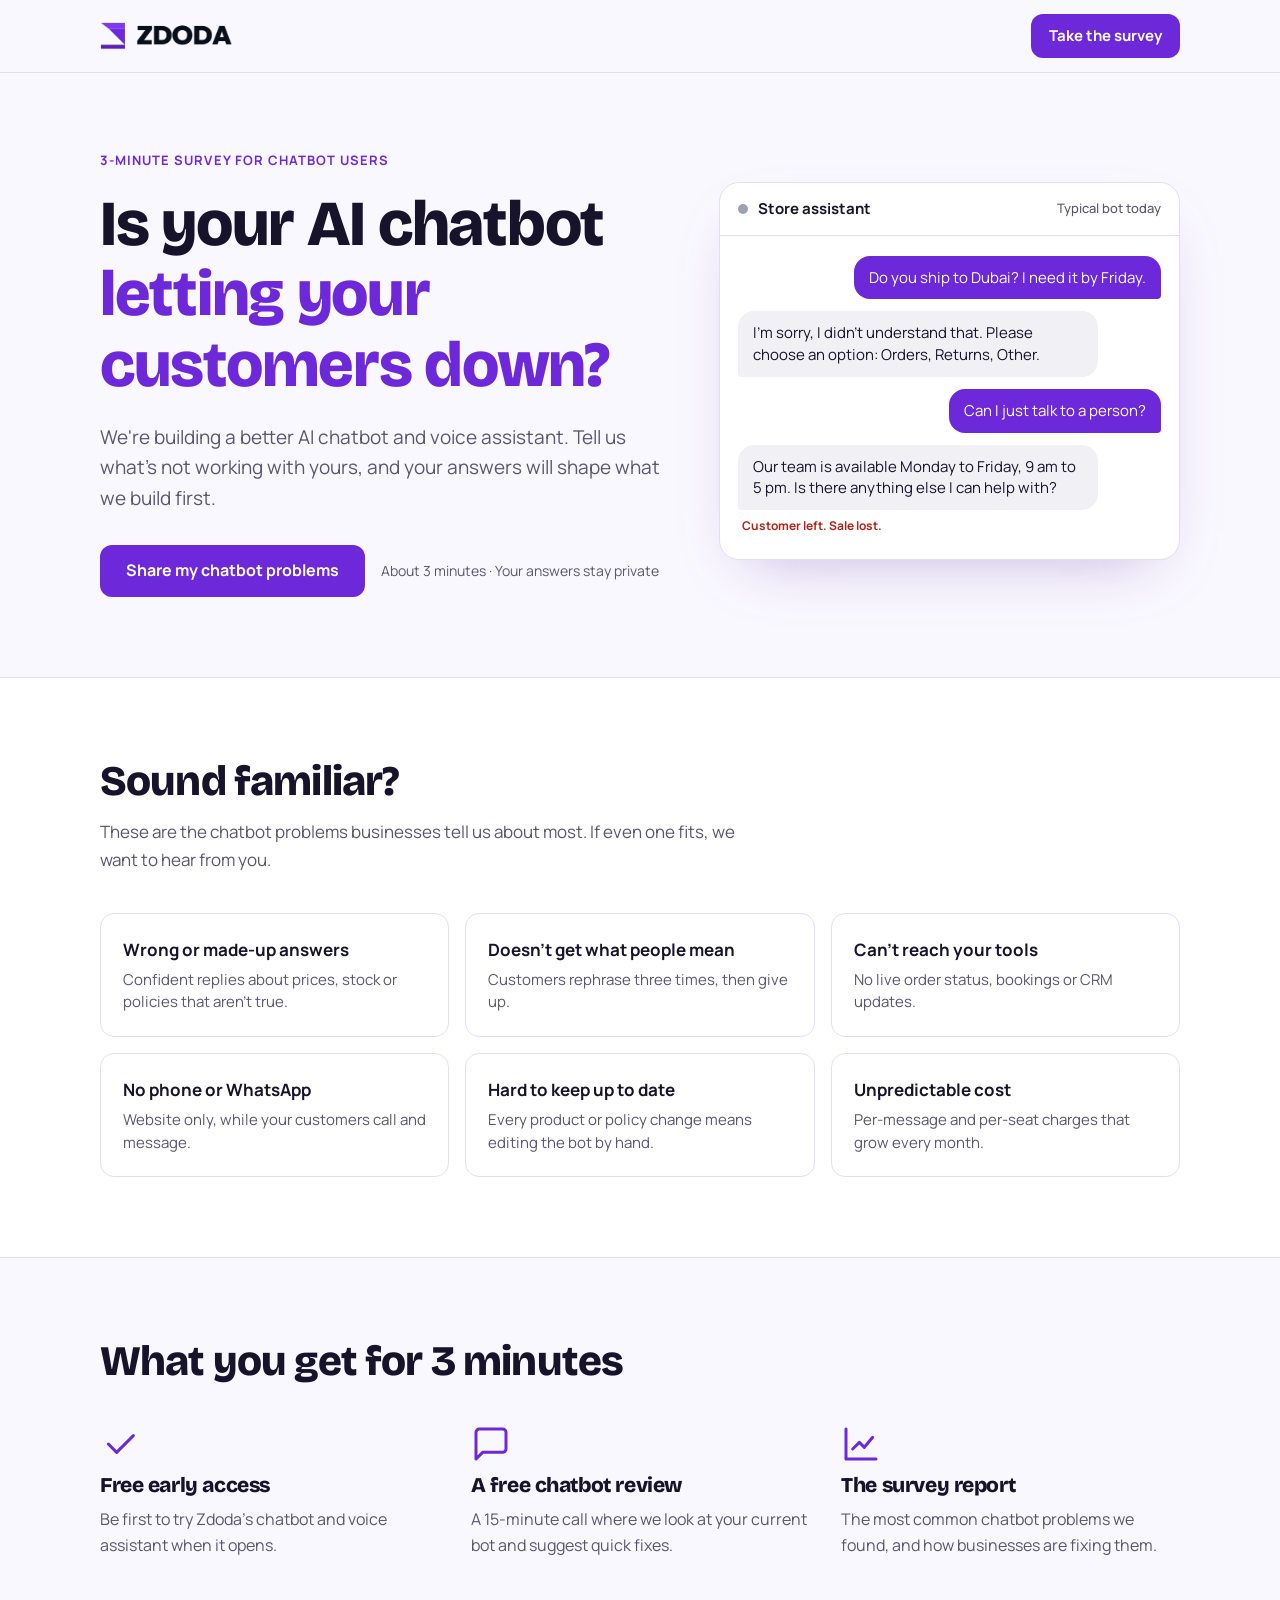
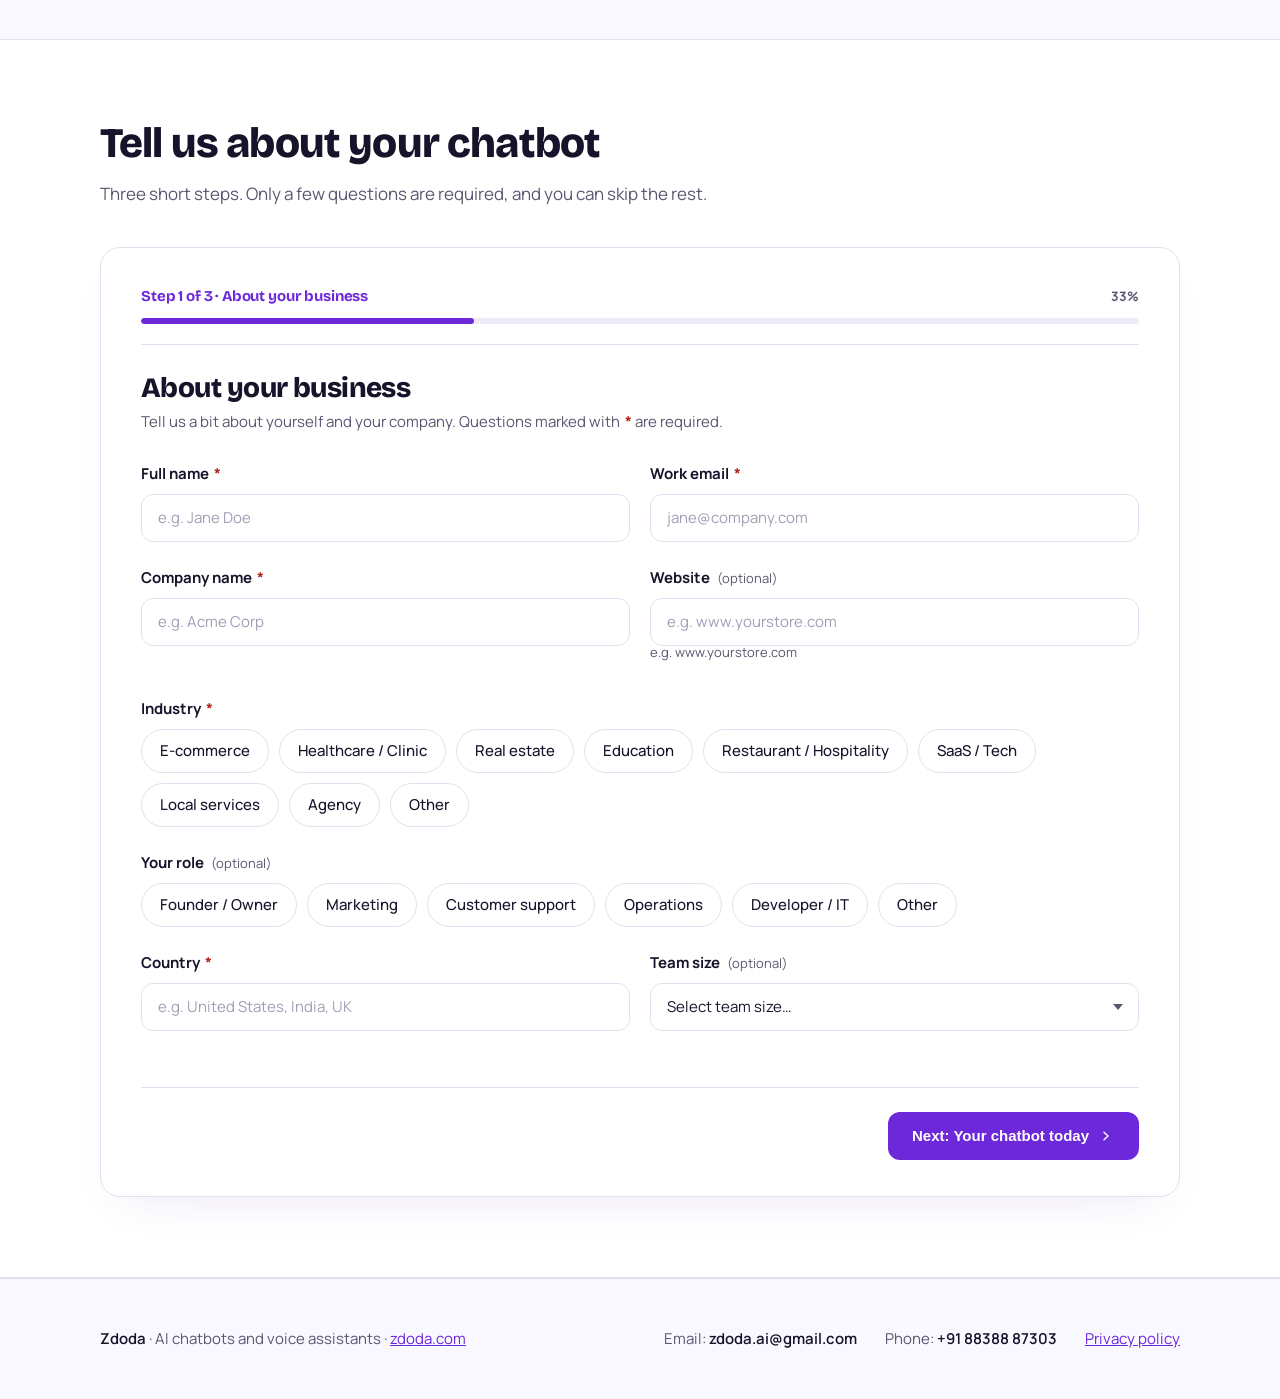
<file: index.html>
<!doctype html>
<html lang="en">
<head>
<meta charset="utf-8">
<meta name="viewport" content="width=device-width, initial-scale=1">
<title>Zdoda Chatbot Survey</title>
<meta name="description" content="Already using an AI chatbot? Tell us what's not working. A 3-minute survey from Zdoda.">
<link rel="preconnect" href="https://fonts.googleapis.com">
<link rel="preconnect" href="https://fonts.gstatic.com" crossorigin>
<link href="https://fonts.googleapis.com/css2?family=Bricolage+Grotesque:opsz,wght@12..96,600;12..96,800&family=Manrope:wght@400;500;600;700&display=swap" rel="stylesheet">
<link rel="stylesheet" href="css/styles.css">
<link rel="icon" href="favicon.svg" type="image/svg+xml">
</head>
<body>

<header>
  <div class="wrap">
    <a class="logo" href="https://www.zdoda.com" aria-label="Zdoda home">
      <img src="images/zdoda-logo.png" alt="Zdoda" class="logo-img" height="28">
    </a>
    <a class="btn" href="#survey">Take the survey</a>
  </div>
</header>

<main>
  <section class="hero">
    <div class="wrap">
      <div>
        <span class="eyebrow">3-minute survey for chatbot users</span>
        <h1>Is your AI chatbot <em>letting your customers down?</em></h1>
        <p class="lead">We're building a better AI chatbot and voice assistant. Tell us what's not working with yours, and your answers will shape what we build first.</p>
        <div class="actions">
          <a class="btn" href="#survey">Share my chatbot problems</a>
          <span class="note">About 3 minutes · Your answers stay private</span>
        </div>
      </div>

      <div class="chat" aria-label="Example of a chatbot giving a poor answer" role="img">
        <div class="chat-head"><span class="dot" aria-hidden="true"></span>Store assistant <small>Typical bot today</small></div>
        <div class="chat-body">
          <div class="msg user">Do you ship to Dubai? I need it by Friday.</div>
          <div class="msg bot">I'm sorry, I didn't understand that. Please choose an option: Orders, Returns, Other.</div>
          <div class="msg user">Can I just talk to a person?</div>
          <div class="msg bot">Our team is available Monday to Friday, 9 am to 5 pm. Is there anything else I can help with?</div>
          <span class="flag">Customer left. Sale lost.</span>
        </div>
      </div>
    </div>
  </section>

  <section class="band white" aria-labelledby="problems-title">
    <div class="wrap">
      <div class="section-head">
        <h2 id="problems-title">Sound familiar?</h2>
        <p>These are the chatbot problems businesses tell us about most. If even one fits, we want to hear from you.</p>
      </div>
      <ul class="problems">
        <li><strong>Wrong or made-up answers</strong><span>Confident replies about prices, stock or policies that aren't true.</span></li>
        <li><strong>Doesn't get what people mean</strong><span>Customers rephrase three times, then give up.</span></li>
        <li><strong>Can't reach your tools</strong><span>No live order status, bookings or CRM updates.</span></li>
        <li><strong>No phone or WhatsApp</strong><span>Website only, while your customers call and message.</span></li>
        <li><strong>Hard to keep up to date</strong><span>Every product or policy change means editing the bot by hand.</span></li>
        <li><strong>Unpredictable cost</strong><span>Per-message and per-seat charges that grow every month.</span></li>
      </ul>
    </div>
  </section>

  <section class="band" aria-labelledby="gets-title">
    <div class="wrap">
      <div class="section-head">
        <h2 id="gets-title">What you get for 3 minutes</h2>
      </div>
      <ul class="gets">
        <li>
          <svg viewBox="0 0 24 24" fill="none" stroke="currentColor" stroke-width="1.8" stroke-linecap="round" stroke-linejoin="round" aria-hidden="true"><path d="M5 12l5 5L20 7"/></svg>
          <h3>Free early access</h3>
          <p>Be first to try Zdoda's chatbot and voice assistant when it opens.</p>
        </li>
        <li>
          <svg viewBox="0 0 24 24" fill="none" stroke="currentColor" stroke-width="1.8" stroke-linecap="round" stroke-linejoin="round" aria-hidden="true"><path d="M21 15a2 2 0 0 1-2 2H7l-4 4V5a2 2 0 0 1 2-2h14a2 2 0 0 1 2 2z"/></svg>
          <h3>A free chatbot review</h3>
          <p>A 15-minute call where we look at your current bot and suggest quick fixes.</p>
        </li>
        <li>
          <svg viewBox="0 0 24 24" fill="none" stroke="currentColor" stroke-width="1.8" stroke-linecap="round" stroke-linejoin="round" aria-hidden="true"><path d="M3 3v18h18"/><path d="M7 15l4-4 3 3 5-6"/></svg>
          <h3>The survey report</h3>
          <p>The most common chatbot problems we found, and how businesses are fixing them.</p>
        </li>
      </ul>
    </div>
  </section>

  <section class="band white" id="survey" aria-labelledby="survey-title">
    <div class="wrap">
      <div class="section-head">
        <h2 id="survey-title">Tell us about your chatbot</h2>
        <p>Three short steps. Only a few questions are required, and you can skip the rest.</p>
      </div>
      <div class="survey-card" id="survey-card">
        <!-- Top bar: Step counter + Progress bar -->
        <div class="survey-top-bar" aria-live="polite">
          <div class="survey-top-info">
            <span class="survey-step-badge" id="survey-step-badge">Step 1 of 3 · About your business</span>
            <span class="survey-step-percent" id="survey-step-percent">33%</span>
          </div>
          <div class="survey-progress-track" role="progressbar" id="survey-progress-bar" aria-valuenow="33" aria-valuemin="0" aria-valuemax="100" aria-label="Survey completion progress">
            <div class="survey-progress-fill" id="survey-progress-fill" style="width: 33.33%;"></div>
          </div>
        </div>

        <form id="zdoda-survey-form" novalidate>
          <!-- STEP 1 -->
          <div class="survey-step is-active" id="survey-step-1" data-step="1">
            <div class="step-header">
              <h3 class="step-title" id="step-1-heading" tabindex="-1">About your business</h3>
              <p class="step-desc">Tell us a bit about yourself and your company. Questions marked with <span class="req" aria-hidden="true">*</span> are required.</p>
            </div>

            <div class="field-grid-2col">
              <!-- Full name -->
              <div class="form-group" id="group-fullname">
                <label for="field-fullname" class="form-label">Full name <span class="req" aria-hidden="true">*</span></label>
                <input type="text" id="field-fullname" name="Full name" class="form-input" placeholder="e.g. Jane Doe" autocomplete="name" required>
                <div class="field-error" id="error-fullname" role="alert" hidden>Please enter your full name.</div>
              </div>

              <!-- Work email -->
              <div class="form-group" id="group-email">
                <label for="field-email" class="form-label">Work email <span class="req" aria-hidden="true">*</span></label>
                <input type="email" id="field-email" name="Work email" class="form-input" placeholder="jane@company.com" autocomplete="email" required>
                <div class="field-error" id="error-email" role="alert" hidden>Please enter a valid email address.</div>
              </div>
            </div>

            <div class="field-grid-2col">
              <!-- Company name -->
              <div class="form-group" id="group-company">
                <label for="field-company" class="form-label">Company name <span class="req" aria-hidden="true">*</span></label>
                <input type="text" id="field-company" name="Company name" class="form-input" placeholder="e.g. Acme Corp" autocomplete="organization" required>
                <div class="field-error" id="error-company" role="alert" hidden>Please enter your company name.</div>
              </div>

              <!-- Website -->
              <div class="form-group" id="group-website">
                <label for="field-website" class="form-label">Website <span class="optional-tag">(optional)</span></label>
                <input type="text" id="field-website" name="Website" class="form-input" placeholder="e.g. www.yourstore.com">
                <span class="field-hint">e.g. www.yourstore.com</span>
              </div>
            </div>

            <!-- Industry -->
            <div class="form-group" id="group-industry">
              <label class="form-label">Industry <span class="req" aria-hidden="true">*</span></label>
              <div class="chips-wrap" role="radiogroup" aria-required="true" aria-label="Industry">
                <div class="chip-item">
                  <input type="radio" id="ind-ecommerce" name="Industry" value="E-commerce" class="chip-input">
                  <label for="ind-ecommerce" class="chip">E-commerce</label>
                </div>
                <div class="chip-item">
                  <input type="radio" id="ind-healthcare" name="Industry" value="Healthcare / Clinic" class="chip-input">
                  <label for="ind-healthcare" class="chip">Healthcare / Clinic</label>
                </div>
                <div class="chip-item">
                  <input type="radio" id="ind-realestate" name="Industry" value="Real estate" class="chip-input">
                  <label for="ind-realestate" class="chip">Real estate</label>
                </div>
                <div class="chip-item">
                  <input type="radio" id="ind-education" name="Industry" value="Education" class="chip-input">
                  <label for="ind-education" class="chip">Education</label>
                </div>
                <div class="chip-item">
                  <input type="radio" id="ind-restaurant" name="Industry" value="Restaurant / Hospitality" class="chip-input">
                  <label for="ind-restaurant" class="chip">Restaurant / Hospitality</label>
                </div>
                <div class="chip-item">
                  <input type="radio" id="ind-saas" name="Industry" value="SaaS / Tech" class="chip-input">
                  <label for="ind-saas" class="chip">SaaS / Tech</label>
                </div>
                <div class="chip-item">
                  <input type="radio" id="ind-local" name="Industry" value="Local services" class="chip-input">
                  <label for="ind-local" class="chip">Local services</label>
                </div>
                <div class="chip-item">
                  <input type="radio" id="ind-agency" name="Industry" value="Agency" class="chip-input">
                  <label for="ind-agency" class="chip">Agency</label>
                </div>
                <div class="chip-item">
                  <input type="radio" id="ind-other" name="Industry" value="__other_option__" class="chip-input" data-has-other="industry-other-wrap">
                  <label for="ind-other" class="chip">Other</label>
                </div>
              </div>
              <div class="other-input-wrap" id="industry-other-wrap" hidden>
                <input type="text" id="industry-other-text" class="form-input other-input" placeholder="Please specify your industry">
                <div class="field-error" id="error-industry-other" role="alert" hidden>Please specify your industry.</div>
              </div>
              <div class="field-error" id="error-industry" role="alert" hidden>Please select your industry.</div>
            </div>

            <!-- Your role -->
            <div class="form-group" id="group-role">
              <label class="form-label">Your role <span class="optional-tag">(optional)</span></label>
              <div class="chips-wrap" role="radiogroup" aria-label="Your role">
                <div class="chip-item">
                  <input type="radio" id="role-founder" name="Your role" value="Founder / Owner" class="chip-input">
                  <label for="role-founder" class="chip">Founder / Owner</label>
                </div>
                <div class="chip-item">
                  <input type="radio" id="role-marketing" name="Your role" value="Marketing" class="chip-input">
                  <label for="role-marketing" class="chip">Marketing</label>
                </div>
                <div class="chip-item">
                  <input type="radio" id="role-support" name="Your role" value="Customer support" class="chip-input">
                  <label for="role-support" class="chip">Customer support</label>
                </div>
                <div class="chip-item">
                  <input type="radio" id="role-operations" name="Your role" value="Operations" class="chip-input">
                  <label for="role-operations" class="chip">Operations</label>
                </div>
                <div class="chip-item">
                  <input type="radio" id="role-developer" name="Your role" value="Developer / IT" class="chip-input">
                  <label for="role-developer" class="chip">Developer / IT</label>
                </div>
                <div class="chip-item">
                  <input type="radio" id="role-other" name="Your role" value="__other_option__" class="chip-input" data-has-other="role-other-wrap">
                  <label for="role-other" class="chip">Other</label>
                </div>
              </div>
              <div class="other-input-wrap" id="role-other-wrap" hidden>
                <input type="text" id="role-other-text" class="form-input other-input" placeholder="Please specify your role">
                <div class="field-error" id="error-role-other" role="alert" hidden>Please specify your role.</div>
              </div>
            </div>

            <div class="field-grid-2col">
              <!-- Country -->
              <div class="form-group" id="group-country">
                <label for="field-country" class="form-label">Country <span class="req" aria-hidden="true">*</span></label>
                <input type="text" id="field-country" name="Country" class="form-input" placeholder="e.g. United States, India, UK" autocomplete="country-name" required>
                <div class="field-error" id="error-country" role="alert" hidden>Please enter your country.</div>
              </div>

              <!-- Team size -->
              <div class="form-group" id="group-teamsize">
                <label for="field-teamsize" class="form-label">Team size <span class="optional-tag">(optional)</span></label>
                <div class="select-wrap">
                  <select id="field-teamsize" name="Team size" class="form-select">
                    <option value="">Select team size…</option>
                    <option value="1–10 people">1–10 people</option>
                    <option value="11–50 people">11–50 people</option>
                    <option value="51–200 people">51–200 people</option>
                    <option value="200+ people">200+ people</option>
                  </select>
                </div>
              </div>
            </div>

            <div class="form-step-actions">
              <button type="button" class="btn btn-next" data-step-next="2">
                <span>Next: Your chatbot today</span>
                <svg viewBox="0 0 20 20" fill="currentColor" width="18" height="18" aria-hidden="true"><path fill-rule="evenodd" d="M7.21 14.77a.75.75 0 01.02-1.06L11.168 10 7.23 6.29a.75.75 0 111.04-1.08l4.5 4.25a.75.75 0 010 1.08l-4.5 4.25a.75.75 0 01-1.06-.02z" clip-rule="evenodd" /></svg>
              </button>
            </div>
          </div>

          <!-- STEP 2 -->
          <div class="survey-step" id="survey-step-2" data-step="2" hidden>
            <div class="step-header">
              <h3 class="step-title" id="step-2-heading" tabindex="-1">Your chatbot today</h3>
              <p class="step-desc">No wrong answers. Pick the closest option.</p>
            </div>

            <!-- Which chatbot do you use? -->
            <div class="form-group" id="group-chatbot">
              <label class="form-label">Which chatbot do you use? <span class="req" aria-hidden="true">*</span></label>
              <div class="chips-wrap" role="radiogroup" aria-required="true" aria-label="Which chatbot do you use?">
                <div class="chip-item">
                  <input type="radio" id="bot-intercom" name="Which chatbot do you use?" value="Intercom Fin" class="chip-input">
                  <label for="bot-intercom" class="chip">Intercom Fin</label>
                </div>
                <div class="chip-item">
                  <input type="radio" id="bot-tidio" name="Which chatbot do you use?" value="Tidio" class="chip-input">
                  <label for="bot-tidio" class="chip">Tidio</label>
                </div>
                <div class="chip-item">
                  <input type="radio" id="bot-zendesk" name="Which chatbot do you use?" value="Zendesk AI" class="chip-input">
                  <label for="bot-zendesk" class="chip">Zendesk AI</label>
                </div>
                <div class="chip-item">
                  <input type="radio" id="bot-voiceflow" name="Which chatbot do you use?" value="Voiceflow" class="chip-input">
                  <label for="bot-voiceflow" class="chip">Voiceflow</label>
                </div>
                <div class="chip-item">
                  <input type="radio" id="bot-manychat" name="Which chatbot do you use?" value="ManyChat" class="chip-input">
                  <label for="bot-manychat" class="chip">ManyChat</label>
                </div>
                <div class="chip-item">
                  <input type="radio" id="bot-botpress" name="Which chatbot do you use?" value="Botpress" class="chip-input">
                  <label for="bot-botpress" class="chip">Botpress</label>
                </div>
                <div class="chip-item">
                  <input type="radio" id="bot-chatgpt" name="Which chatbot do you use?" value="Custom ChatGPT bot" class="chip-input">
                  <label for="bot-chatgpt" class="chip">Custom ChatGPT bot</label>
                </div>
                <div class="chip-item">
                  <input type="radio" id="bot-inhouse" name="Which chatbot do you use?" value="Built in-house" class="chip-input">
                  <label for="bot-inhouse" class="chip">Built in-house</label>
                </div>
                <div class="chip-item">
                  <input type="radio" id="bot-other" name="Which chatbot do you use?" value="__other_option__" class="chip-input" data-has-other="chatbot-other-wrap">
                  <label for="bot-other" class="chip">Other</label>
                </div>
              </div>
              <div class="other-input-wrap" id="chatbot-other-wrap" hidden>
                <input type="text" id="chatbot-other-text" class="form-input other-input" placeholder="Please specify your chatbot">
                <div class="field-error" id="error-chatbot-other" role="alert" hidden>Please specify which chatbot you use.</div>
              </div>
              <div class="field-error" id="error-chatbot" role="alert" hidden>Please select which chatbot you use.</div>
            </div>

            <!-- How long have you used it? -->
            <div class="form-group" id="group-duration">
              <label class="form-label">How long have you used it? <span class="optional-tag">(optional)</span></label>
              <div class="chips-wrap" role="radiogroup" aria-label="How long have you used it?">
                <div class="chip-item">
                  <input type="radio" id="dur-under3" name="How long have you used it?" value="Under 3 months" class="chip-input">
                  <label for="dur-under3" class="chip">Under 3 months</label>
                </div>
                <div class="chip-item">
                  <input type="radio" id="dur-3to12" name="How long have you used it?" value="3–12 months" class="chip-input">
                  <label for="dur-3to12" class="chip">3–12 months</label>
                </div>
                <div class="chip-item">
                  <input type="radio" id="dur-1to2" name="How long have you used it?" value="1–2 years" class="chip-input">
                  <label for="dur-1to2" class="chip">1–2 years</label>
                </div>
                <div class="chip-item">
                  <input type="radio" id="dur-2plus" name="How long have you used it?" value="2+ years" class="chip-input">
                  <label for="dur-2plus" class="chip">2+ years</label>
                </div>
              </div>
            </div>

            <!-- Where does it talk to customers? -->
            <div class="form-group" id="group-channels">
              <label class="form-label">Where does it talk to customers? <span class="optional-tag">(optional)</span></label>
              <span class="field-hint">Pick all that apply</span>
              <div class="chips-wrap" role="group" aria-label="Where does it talk to customers?">
                <div class="chip-item">
                  <input type="checkbox" id="chan-website" name="Where does it talk to customers?" value="Website" class="chip-input">
                  <label for="chan-website" class="chip">Website</label>
                </div>
                <div class="chip-item">
                  <input type="checkbox" id="chan-whatsapp" name="Where does it talk to customers?" value="WhatsApp" class="chip-input">
                  <label for="chan-whatsapp" class="chip">WhatsApp</label>
                </div>
                <div class="chip-item">
                  <input type="checkbox" id="chan-social" name="Where does it talk to customers?" value="Instagram / Facebook" class="chip-input">
                  <label for="chan-social" class="chip">Instagram / Facebook</label>
                </div>
                <div class="chip-item">
                  <input type="checkbox" id="chan-phone" name="Where does it talk to customers?" value="Phone calls" class="chip-input">
                  <label for="chan-phone" class="chip">Phone calls</label>
                </div>
                <div class="chip-item">
                  <input type="checkbox" id="chan-app" name="Where does it talk to customers?" value="Mobile app" class="chip-input">
                  <label for="chan-app" class="chip">Mobile app</label>
                </div>
                <div class="chip-item">
                  <input type="checkbox" id="chan-email" name="Where does it talk to customers?" value="Email" class="chip-input">
                  <label for="chan-email" class="chip">Email</label>
                </div>
              </div>
            </div>

            <div class="field-grid-2col">
              <!-- Chats per month -->
              <div class="form-group" id="group-chatspermonth">
                <label for="field-chatspermonth" class="form-label">Chats per month <span class="optional-tag">(optional)</span></label>
                <div class="select-wrap">
                  <select id="field-chatspermonth" name="Chats per month" class="form-select">
                    <option value="">Select volume…</option>
                    <option value="Under 500">Under 500</option>
                    <option value="500–2,000">500–2,000</option>
                    <option value="2,000–10,000">2,000–10,000</option>
                    <option value="10,000+">10,000+</option>
                    <option value="Not sure">Not sure</option>
                  </select>
                </div>
              </div>

              <!-- Monthly spend on your chatbot -->
              <div class="form-group" id="group-monthlyspend">
                <label for="field-monthlyspend" class="form-label">Monthly spend on your chatbot <span class="optional-tag">(optional)</span></label>
                <div class="select-wrap">
                  <select id="field-monthlyspend" name="Monthly spend on your chatbot" class="form-select">
                    <option value="">Select monthly spend…</option>
                    <option value="Under $50">Under $50</option>
                    <option value="$50–$200">$50–$200</option>
                    <option value="$200–$500">$200–$500</option>
                    <option value="$500+">$500+</option>
                    <option value="Not sure">Not sure</option>
                  </select>
                </div>
              </div>
            </div>

            <!-- How happy are you with it? -->
            <div class="form-group" id="group-satisfaction">
              <label class="form-label">How happy are you with it? <span class="req" aria-hidden="true">*</span></label>
              <div class="scale-container">
                <div class="scale-chips" role="radiogroup" aria-required="true" aria-label="How happy are you with it? (Scale 1 to 5)">
                  <div class="scale-item">
                    <input type="radio" id="scale-1" name="How happy are you with it?" value="1" class="chip-input">
                    <label for="scale-1" class="scale-btn">1</label>
                  </div>
                  <div class="scale-item">
                    <input type="radio" id="scale-2" name="How happy are you with it?" value="2" class="chip-input">
                    <label for="scale-2" class="scale-btn">2</label>
                  </div>
                  <div class="scale-item">
                    <input type="radio" id="scale-3" name="How happy are you with it?" value="3" class="chip-input">
                    <label for="scale-3" class="scale-btn">3</label>
                  </div>
                  <div class="scale-item">
                    <input type="radio" id="scale-4" name="How happy are you with it?" value="4" class="chip-input">
                    <label for="scale-4" class="scale-btn">4</label>
                  </div>
                  <div class="scale-item">
                    <input type="radio" id="scale-5" name="How happy are you with it?" value="5" class="chip-input">
                    <label for="scale-5" class="scale-btn">5</label>
                  </div>
                </div>
                <div class="scale-legend">
                  <span>1 · Very unhappy</span>
                  <span>5 · Very happy</span>
                </div>
              </div>
              <div class="field-error" id="error-satisfaction" role="alert" hidden>Please rate how happy you are with your chatbot.</div>
            </div>

            <div class="form-step-actions">
              <button type="button" class="btn ghost btn-back" data-step-back="1">
                <svg viewBox="0 0 20 20" fill="currentColor" width="18" height="18" aria-hidden="true"><path fill-rule="evenodd" d="M12.79 5.23a.75.75 0 01-.02 1.06L8.832 10l3.938 3.71a.75.75 0 11-1.04 1.08l-4.5-4.25a.75.75 0 010-1.08l4.5-4.25a.75.75 0 011.06.02z" clip-rule="evenodd" /></svg>
                <span>Back</span>
              </button>
              <button type="button" class="btn btn-next" data-step-next="3">
                <span>Next: Problems and needs</span>
                <svg viewBox="0 0 20 20" fill="currentColor" width="18" height="18" aria-hidden="true"><path fill-rule="evenodd" d="M7.21 14.77a.75.75 0 01.02-1.06L11.168 10 7.23 6.29a.75.75 0 111.04-1.08l4.5 4.25a.75.75 0 010 1.08l-4.5 4.25a.75.75 0 01-1.06-.02z" clip-rule="evenodd" /></svg>
              </button>
            </div>
          </div>

          <!-- STEP 3 -->
          <div class="survey-step" id="survey-step-3" data-step="3" hidden>
            <div class="step-header">
              <h3 class="step-title" id="step-3-heading" tabindex="-1">Problems and needs</h3>
              <p class="step-desc">This is the part we read most closely. Be as honest as you like.</p>
            </div>

            <!-- Which problems do you face? -->
            <div class="form-group" id="group-problems">
              <label class="form-label">Which problems do you face? <span class="req" aria-hidden="true">*</span></label>
              <span class="field-hint">Pick all that apply (at least 1)</span>
              <div class="chips-grid-2col" role="group" aria-required="true" aria-label="Which problems do you face?">
                <div class="grid-chip-item">
                  <input type="checkbox" id="prob-wrong" name="Which problems do you face?" value="Gives wrong or made-up answers" class="chip-input">
                  <label for="prob-wrong" class="chip">Gives wrong or made-up answers</label>
                </div>
                <div class="grid-chip-item">
                  <input type="checkbox" id="prob-understand" name="Which problems do you face?" value="Doesn't understand what customers mean" class="chip-input">
                  <label for="prob-understand" class="chip">Doesn't understand what customers mean</label>
                </div>
                <div class="grid-chip-item">
                  <input type="checkbox" id="prob-update" name="Which problems do you face?" value="Hard to update what it knows" class="chip-input">
                  <label for="prob-update" class="chip">Hard to update what it knows</label>
                </div>
                <div class="grid-chip-item">
                  <input type="checkbox" id="prob-tools" name="Which problems do you face?" value="Can't connect to my tools (CRM, Shopify, calendar)" class="chip-input">
                  <label for="prob-tools" class="chip">Can't connect to my tools (CRM, Shopify, calendar)</label>
                </div>
                <div class="grid-chip-item">
                  <input type="checkbox" id="prob-handoff" name="Which problems do you face?" value="Poor handoff to a human" class="chip-input">
                  <label for="prob-handoff" class="chip">Poor handoff to a human</label>
                </div>
                <div class="grid-chip-item">
                  <input type="checkbox" id="prob-voice" name="Which problems do you face?" value="No phone or voice support" class="chip-input">
                  <label for="prob-voice" class="chip">No phone or voice support</label>
                </div>
                <div class="grid-chip-item">
                  <input type="checkbox" id="prob-lang" name="Which problems do you face?" value="Weak in other languages" class="chip-input">
                  <label for="prob-lang" class="chip">Weak in other languages</label>
                </div>
                <div class="grid-chip-item">
                  <input type="checkbox" id="prob-price" name="Which problems do you face?" value="Pricing is high or unpredictable" class="chip-input">
                  <label for="prob-price" class="chip">Pricing is high or unpredictable</label>
                </div>
                <div class="grid-chip-item">
                  <input type="checkbox" id="prob-brand" name="Which problems do you face?" value="Looks generic, can't match my brand" class="chip-input">
                  <label for="prob-brand" class="chip">Looks generic, can't match my brand</label>
                </div>
                <div class="grid-chip-item">
                  <input type="checkbox" id="prob-replies" name="Which problems do you face?" value="Slow replies" class="chip-input">
                  <label for="prob-replies" class="chip">Slow replies</label>
                </div>
                <div class="grid-chip-item">
                  <input type="checkbox" id="prob-leads" name="Which problems do you face?" value="Doesn't capture leads or book appointments" class="chip-input">
                  <label for="prob-leads" class="chip">Doesn't capture leads or book appointments</label>
                </div>
                <div class="grid-chip-item">
                  <input type="checkbox" id="prob-dev" name="Which problems do you face?" value="Needs a developer to set up or change" class="chip-input">
                  <label for="prob-dev" class="chip">Needs a developer to set up or change</label>
                </div>
                <div class="grid-chip-item grid-chip-span">
                  <input type="checkbox" id="prob-other" name="Which problems do you face?" value="__other_option__" class="chip-input" data-has-other="problems-other-wrap">
                  <label for="prob-other" class="chip">Other problem…</label>
                </div>
              </div>
              <div class="other-input-wrap" id="problems-other-wrap" hidden>
                <input type="text" id="problems-other-text" class="form-input other-input" placeholder="Please describe the other problem">
                <div class="field-error" id="error-problems-other" role="alert" hidden>Please describe the other problem.</div>
              </div>
              <div class="field-error" id="error-problems" role="alert" hidden>Please select at least one problem you face.</div>
            </div>

            <!-- Which ONE problem hurts your business most? -->
            <div class="form-group" id="group-mainproblem">
              <label class="form-label">Which ONE problem hurts your business most? <span class="req" aria-hidden="true">*</span></label>
              <div class="chips-grid-2col" role="radiogroup" aria-required="true" aria-label="Which ONE problem hurts your business most?">
                <div class="grid-chip-item">
                  <input type="radio" id="mainprob-wrong" name="Which ONE problem hurts your business most?" value="Gives wrong or made-up answers" class="chip-input">
                  <label for="mainprob-wrong" class="chip">Gives wrong or made-up answers</label>
                </div>
                <div class="grid-chip-item">
                  <input type="radio" id="mainprob-understand" name="Which ONE problem hurts your business most?" value="Doesn't understand what customers mean" class="chip-input">
                  <label for="mainprob-understand" class="chip">Doesn't understand what customers mean</label>
                </div>
                <div class="grid-chip-item">
                  <input type="radio" id="mainprob-update" name="Which ONE problem hurts your business most?" value="Hard to update what it knows" class="chip-input">
                  <label for="mainprob-update" class="chip">Hard to update what it knows</label>
                </div>
                <div class="grid-chip-item">
                  <input type="radio" id="mainprob-tools" name="Which ONE problem hurts your business most?" value="Can't connect to my tools (CRM, Shopify, calendar)" class="chip-input">
                  <label for="mainprob-tools" class="chip">Can't connect to my tools (CRM, Shopify, calendar)</label>
                </div>
                <div class="grid-chip-item">
                  <input type="radio" id="mainprob-handoff" name="Which ONE problem hurts your business most?" value="Poor handoff to a human" class="chip-input">
                  <label for="mainprob-handoff" class="chip">Poor handoff to a human</label>
                </div>
                <div class="grid-chip-item">
                  <input type="radio" id="mainprob-voice" name="Which ONE problem hurts your business most?" value="No phone or voice support" class="chip-input">
                  <label for="mainprob-voice" class="chip">No phone or voice support</label>
                </div>
                <div class="grid-chip-item">
                  <input type="radio" id="mainprob-lang" name="Which ONE problem hurts your business most?" value="Weak in other languages" class="chip-input">
                  <label for="mainprob-lang" class="chip">Weak in other languages</label>
                </div>
                <div class="grid-chip-item">
                  <input type="radio" id="mainprob-price" name="Which ONE problem hurts your business most?" value="Pricing is high or unpredictable" class="chip-input">
                  <label for="mainprob-price" class="chip">Pricing is high or unpredictable</label>
                </div>
                <div class="grid-chip-item">
                  <input type="radio" id="mainprob-brand" name="Which ONE problem hurts your business most?" value="Looks generic, can't match my brand" class="chip-input">
                  <label for="mainprob-brand" class="chip">Looks generic, can't match my brand</label>
                </div>
                <div class="grid-chip-item">
                  <input type="radio" id="mainprob-replies" name="Which ONE problem hurts your business most?" value="Slow replies" class="chip-input">
                  <label for="mainprob-replies" class="chip">Slow replies</label>
                </div>
                <div class="grid-chip-item">
                  <input type="radio" id="mainprob-leads" name="Which ONE problem hurts your business most?" value="Doesn't capture leads or book appointments" class="chip-input">
                  <label for="mainprob-leads" class="chip">Doesn't capture leads or book appointments</label>
                </div>
                <div class="grid-chip-item">
                  <input type="radio" id="mainprob-dev" name="Which ONE problem hurts your business most?" value="Needs a developer to set up or change" class="chip-input">
                  <label for="mainprob-dev" class="chip">Needs a developer to set up or change</label>
                </div>
                <div class="grid-chip-item grid-chip-span">
                  <input type="radio" id="mainprob-other" name="Which ONE problem hurts your business most?" value="__other_option__" class="chip-input" data-has-other="mainproblem-other-wrap">
                  <label for="mainprob-other" class="chip">Other problem…</label>
                </div>
              </div>
              <div class="other-input-wrap" id="mainproblem-other-wrap" hidden>
                <input type="text" id="mainproblem-other-text" class="form-input other-input" placeholder="Please describe the biggest problem">
                <div class="field-error" id="error-mainproblem-other" role="alert" hidden>Please describe the problem that hurts your business most.</div>
              </div>
              <div class="field-error" id="error-mainproblem" role="alert" hidden>Please choose which one problem hurts your business most.</div>
            </div>

            <!-- Tell us about a time it let you or a customer down -->
            <div class="form-group" id="group-story">
              <label for="field-story" class="form-label">Tell us about a time it let you or a customer down <span class="optional-tag">(optional)</span></label>
              <span class="field-hint">e.g. A customer asked about our return policy and the bot gave the wrong answer, so we lost the sale.</span>
              <textarea id="field-story" name="Tell us about a time it let you or a customer down" class="form-textarea" rows="4" maxlength="1000" placeholder="Type your story here…"></textarea>
              <div class="char-counter" id="story-char-counter"><span id="story-char-count">0</span> / 1000 characters</div>
            </div>

            <!-- What do you wish your chatbot could do? -->
            <div class="form-group" id="group-wishes">
              <label class="form-label">What do you wish your chatbot could do? <span class="optional-tag">(optional)</span></label>
              <span class="field-hint">Pick all that apply</span>
              <div class="chips-wrap" role="group" aria-label="What do you wish your chatbot could do?">
                <div class="chip-item">
                  <input type="checkbox" id="wish-phone" name="What do you wish your chatbot could do?" value="Answer phone calls" class="chip-input">
                  <label for="wish-phone" class="chip">Answer phone calls</label>
                </div>
                <div class="chip-item">
                  <input type="checkbox" id="wish-whatsapp" name="What do you wish your chatbot could do?" value="Reply on WhatsApp" class="chip-input">
                  <label for="wish-whatsapp" class="chip">Reply on WhatsApp</label>
                </div>
                <div class="chip-item">
                  <input type="checkbox" id="wish-learn" name="What do you wish your chatbot could do?" value="Learn from my website automatically" class="chip-input">
                  <label for="wish-learn" class="chip">Learn from my website automatically</label>
                </div>
                <div class="chip-item">
                  <input type="checkbox" id="wish-book" name="What do you wish your chatbot could do?" value="Book appointments" class="chip-input">
                  <label for="wish-book" class="chip">Book appointments</label>
                </div>
                <div class="chip-item">
                  <input type="checkbox" id="wish-orders" name="What do you wish your chatbot could do?" value="Track orders" class="chip-input">
                  <label for="wish-orders" class="chip">Track orders</label>
                </div>
                <div class="chip-item">
                  <input type="checkbox" id="wish-human" name="What do you wish your chatbot could do?" value="Hand off to a human" class="chip-input">
                  <label for="wish-human" class="chip">Hand off to a human</label>
                </div>
                <div class="chip-item">
                  <input type="checkbox" id="wish-langs" name="What do you wish your chatbot could do?" value="Speak many languages" class="chip-input">
                  <label for="wish-langs" class="chip">Speak many languages</label>
                </div>
                <div class="chip-item">
                  <input type="checkbox" id="wish-brand" name="What do you wish your chatbot could do?" value="Match my brand design" class="chip-input">
                  <label for="wish-brand" class="chip">Match my brand design</label>
                </div>
                <div class="chip-item">
                  <input type="checkbox" id="wish-reports" name="What do you wish your chatbot could do?" value="Lead and chat reports" class="chip-input">
                  <label for="wish-reports" class="chip">Lead and chat reports</label>
                </div>
              </div>
            </div>

            <!-- If a tool fixed your biggest problem, would you switch? -->
            <div class="form-group" id="group-switch">
              <label class="form-label">If a tool fixed your biggest problem, would you switch? <span class="optional-tag">(optional)</span></label>
              <div class="chips-wrap" role="radiogroup" aria-label="If a tool fixed your biggest problem, would you switch?">
                <div class="chip-item">
                  <input type="radio" id="switch-month" name="If a tool fixed your biggest problem, would you switch?" value="Yes, within a month" class="chip-input">
                  <label for="switch-month" class="chip">Yes, within a month</label>
                </div>
                <div class="chip-item">
                  <input type="radio" id="switch-price" name="If a tool fixed your biggest problem, would you switch?" value="Yes, if the price is right" class="chip-input">
                  <label for="switch-price" class="chip">Yes, if the price is right</label>
                </div>
                <div class="chip-item">
                  <input type="radio" id="switch-later" name="If a tool fixed your biggest problem, would you switch?" value="Maybe later" class="chip-input">
                  <label for="switch-later" class="chip">Maybe later</label>
                </div>
                <div class="chip-item">
                  <input type="radio" id="switch-no" name="If a tool fixed your biggest problem, would you switch?" value="No" class="chip-input">
                  <label for="switch-no" class="chip">No</label>
                </div>
              </div>
            </div>

            <!-- Can we follow up with you? -->
            <div class="form-group" id="group-followup">
              <label class="form-label">Can we follow up with you? <span class="optional-tag">(optional)</span></label>
              <div class="chips-wrap" role="radiogroup" aria-label="Can we follow up with you?">
                <div class="chip-item">
                  <input type="radio" id="follow-call" name="Can we follow up with you?" value="Yes, book a free 15-minute call" class="chip-input">
                  <label for="follow-call" class="chip">Yes, book a free 15-minute call</label>
                </div>
                <div class="chip-item">
                  <input type="radio" id="follow-access" name="Can we follow up with you?" value="Just give me free early access" class="chip-input">
                  <label for="follow-access" class="chip">Just give me free early access</label>
                </div>
                <div class="chip-item">
                  <input type="radio" id="follow-no" name="Can we follow up with you?" value="No, thanks" class="chip-input">
                  <label for="follow-no" class="chip">No, thanks</label>
                </div>
              </div>
            </div>

            <!-- Consent -->
            <div class="form-group consent-group" id="group-consent">
              <label class="checkbox-container">
                <input type="checkbox" id="field-consent" name="Consent" value="I agree that Zdoda can store my answers and contact me about this survey." class="custom-checkbox-input" required>
                <span class="custom-checkbox-box" aria-hidden="true">
                  <svg viewBox="0 0 16 16" fill="none" stroke="currentColor" stroke-width="2.5" stroke-linecap="round" stroke-linejoin="round"><polyline points="3.5 8.5 6.5 11.5 12.5 5.5"></polyline></svg>
                </span>
                <span class="checkbox-label-text">
                  I agree that Zdoda can store my answers and contact me about this survey. <span class="req" aria-hidden="true">*</span>
                </span>
              </label>
              <div class="field-error" id="error-consent" role="alert" hidden>Please agree to the consent statement to continue.</div>
            </div>

            <!-- Submit error message -->
            <div class="survey-submit-error" id="survey-submit-error" role="alert" hidden>
              We couldn't send your answers. Please check your internet connection and try again.
            </div>

            <div class="form-step-actions">
              <button type="button" class="btn ghost btn-back" data-step-back="2">
                <svg viewBox="0 0 20 20" fill="currentColor" width="18" height="18" aria-hidden="true"><path fill-rule="evenodd" d="M12.79 5.23a.75.75 0 01-.02 1.06L8.832 10l3.938 3.71a.75.75 0 11-1.04 1.08l-4.5-4.25a.75.75 0 010-1.08l4.5-4.25a.75.75 0 011.06.02z" clip-rule="evenodd" /></svg>
                <span>Back</span>
              </button>
              <button type="submit" class="btn btn-submit" id="survey-submit-btn">
                <span>Send my answers</span>
                <svg viewBox="0 0 20 20" fill="currentColor" width="18" height="18" aria-hidden="true"><path d="M3.105 2.289a.75.75 0 00-.826.95l1.414 4.925A1.5 1.5 0 005.135 9.25h6.115a.75.75 0 010 1.5H5.135a1.5 1.5 0 00-1.442 1.086l-1.414 4.926a.75.75 0 00.826.95 28.896 28.896 0 0015.293-7.154.75.75 0 000-1.114A28.897 28.897 0 003.105 2.289z" /></svg>
              </button>
            </div>
          </div>
        </form>
      </div>
    </div>
  </section>
</main>

<!-- Fixed Toast Notification -->
<div id="survey-toast" class="survey-toast" role="status" aria-live="polite" hidden>
  <svg class="toast-icon" viewBox="0 0 20 20" fill="currentColor" width="20" height="20" aria-hidden="true">
    <path fill-rule="evenodd" d="M10 18a8 8 0 100-16 8 8 0 000 16zm3.857-9.809a.75.75 0 00-1.214-.882l-3.483 4.79-1.88-1.88a.75.75 0 10-1.06 1.061l2.5 2.5a.75.75 0 001.137-.089l4-5.5z" clip-rule="evenodd" />
  </svg>
  <span>Thanks! Your answers were sent.</span>
</div>

<footer>
  <div class="wrap">
    <div><b>Zdoda</b> · AI chatbots and voice assistants · <a href="https://www.zdoda.com" target="_blank" rel="noopener">zdoda.com</a></div>
    <div class="contact">
      <span>Email: <b>zdoda.ai@gmail.com</b></span>
      <span>Phone: <b>+91 88388 87303</b></span>
      <a href="privacy.html">Privacy policy</a>
    </div>
  </div>
</footer>

<script src="js/config.js"></script>
<script src="js/form-map.js"></script>
<script src="js/main.js"></script>
</body>
</html>
</file>
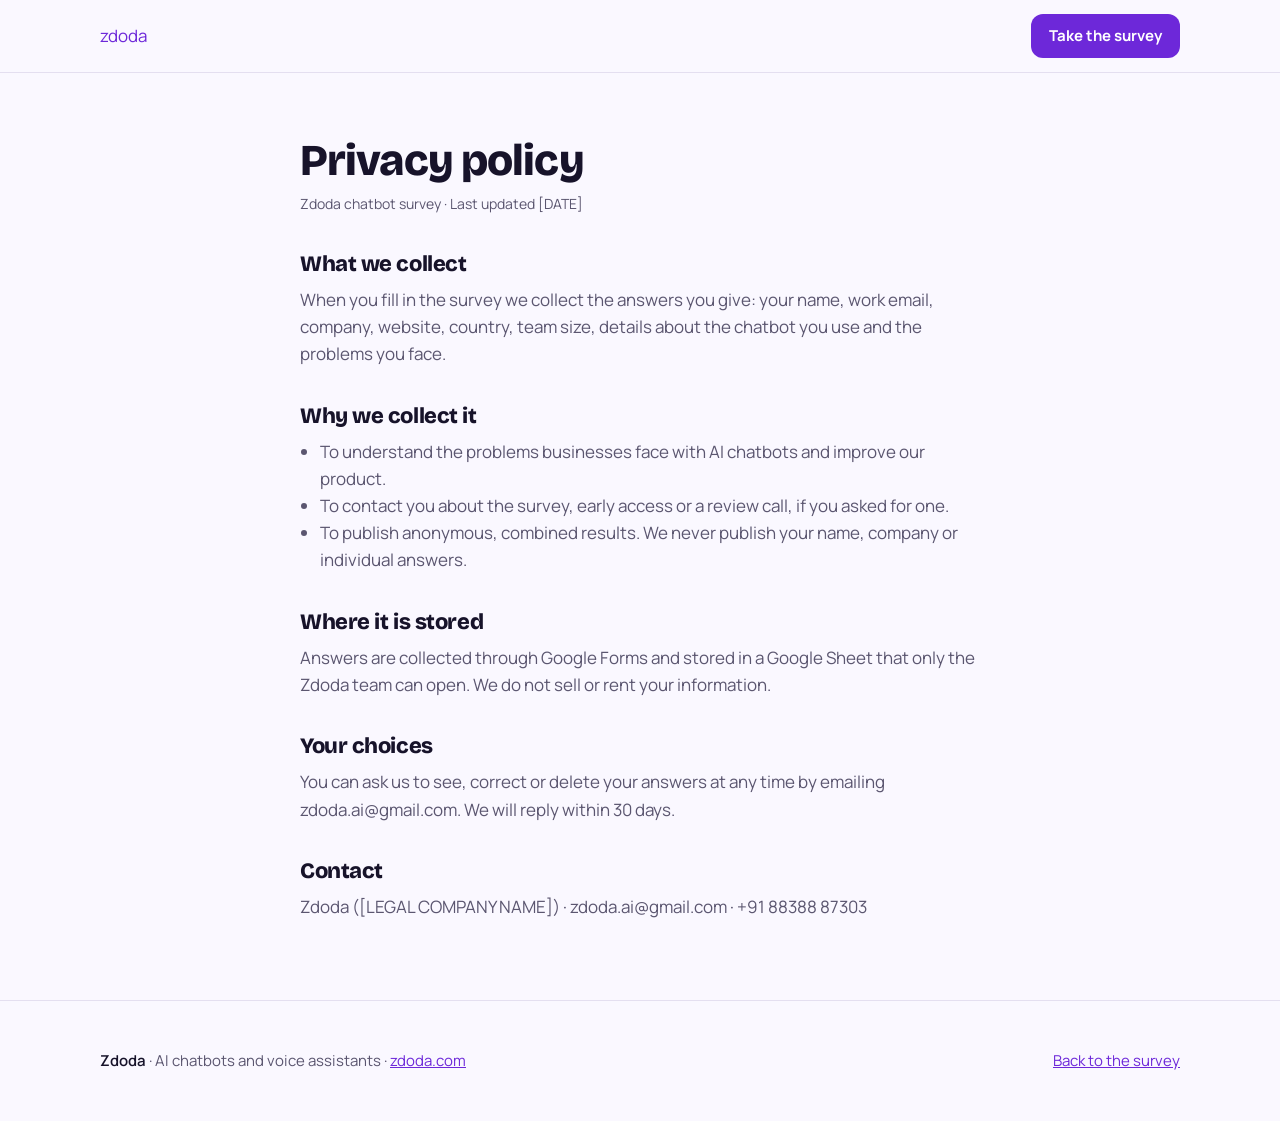
<file: privacy.html>
<!doctype html>
<html lang="en">
<head>
<meta charset="utf-8">
<meta name="viewport" content="width=device-width, initial-scale=1">
<title>Privacy Policy · Zdoda Survey</title>
<link rel="preconnect" href="https://fonts.googleapis.com">
<link rel="preconnect" href="https://fonts.gstatic.com" crossorigin>
<link href="https://fonts.googleapis.com/css2?family=Bricolage+Grotesque:opsz,wght@12..96,600;12..96,800&family=Manrope:wght@400;500;600;700&display=swap" rel="stylesheet">
<link rel="stylesheet" href="css/styles.css">
<link rel="icon" href="favicon.svg" type="image/svg+xml">
<style>
  .policy { max-width: 720px; padding-block: 64px 80px; }
  .policy h1 { font-size: clamp(32px, 4vw, 44px); font-weight: 800; margin-bottom: 8px; }
  .policy h2 { font-size: 22px; font-weight: 800; margin: 36px 0 10px; }
  .policy p, .policy li { color: var(--muted); }
  .policy ul { padding-left: 20px; margin: 0; }
  .policy .date { font-size: 14px; }
</style>
</head>
<body>
<header>
  <div class="wrap">
    <a class="logo" href="index.html" aria-label="Back to the survey">zdoda</a>
    <a class="btn" href="index.html#survey">Take the survey</a>
  </div>
</header>

<main class="wrap policy">
  <h1>Privacy policy</h1>
  <p class="date">Zdoda chatbot survey · Last updated [DATE]</p>

  <h2>What we collect</h2>
  <p>When you fill in the survey we collect the answers you give: your name, work email, company, website, country, team size, details about the chatbot you use and the problems you face.</p>

  <h2>Why we collect it</h2>
  <ul>
    <li>To understand the problems businesses face with AI chatbots and improve our product.</li>
    <li>To contact you about the survey, early access or a review call, if you asked for one.</li>
    <li>To publish anonymous, combined results. We never publish your name, company or individual answers.</li>
  </ul>

  <h2>Where it is stored</h2>
  <p>Answers are collected through Google Forms and stored in a Google Sheet that only the Zdoda team can open. We do not sell or rent your information.</p>

  <h2>Your choices</h2>
  <p>You can ask us to see, correct or delete your answers at any time by emailing zdoda.ai@gmail.com. We will reply within 30 days.</p>

  <h2>Contact</h2>
  <p>Zdoda ([LEGAL COMPANY NAME]) · zdoda.ai@gmail.com · +91 88388 87303</p>
</main>

<footer>
  <div class="wrap">
    <div><b>Zdoda</b> · AI chatbots and voice assistants · <a href="https://www.zdoda.com" target="_blank" rel="noopener">zdoda.com</a></div>
    <div class="contact"><a href="index.html">Back to the survey</a></div>
  </div>
</footer>
</body>
</html>
</file>
<file: css/styles.css>
/* Layout: one centred column, a split hero with a "failing chatbot" mock, then flat bands down to the embedded form. */
:root {
  --violet: #6D28D9;
  --violet-deep: #4C1D95;
  --violet-tint: #F3EEFF;
  --ink: #17132A;
  --muted: #5B5670;
  --line: #E4DFF0;
  --paper: #FFFFFF;
  --ground: #FAF8FF;
  --warn: #B42318;
  --display: "Bricolage Grotesque", "Manrope", system-ui, sans-serif;
  --body: "Manrope", system-ui, -apple-system, "Segoe UI", sans-serif;
}
* { box-sizing: border-box; }
html { scroll-behavior: smooth; }
@media (prefers-reduced-motion: reduce) { html { scroll-behavior: auto; } }
body {
  margin: 0;
  background: var(--ground);
  color: var(--ink);
  font-family: var(--body);
  font-size: 17px;
  line-height: 1.6;
  -webkit-font-smoothing: antialiased;
}
a { color: var(--violet); }
a:focus-visible, button:focus-visible { outline: 3px solid var(--violet); outline-offset: 3px; border-radius: 6px; }
.wrap {
  max-width: 1120px;
  margin: 0 auto;
  padding-left: max(20px, env(safe-area-inset-left, 0px));
  padding-right: max(20px, env(safe-area-inset-right, 0px));
}
h1, h2, h3 { font-family: var(--display); line-height: 1.1; letter-spacing: -0.02em; margin: 0; text-wrap: balance; }
p { margin: 0; }

.btn {
  display: inline-flex; align-items: center; justify-content: center; gap: 8px;
  min-height: 52px; padding: 0 26px; border-radius: 12px;
  background: var(--violet); color: #fff; text-decoration: none;
  font-weight: 700; font-size: 16px; transition: background .15s ease;
}
.btn:hover { background: var(--violet-deep); }
.btn.ghost { background: transparent; color: var(--violet); border: 1.5px solid var(--violet); }
.btn.ghost:hover { background: var(--violet-tint); }

/* Header */
header { position: sticky; top: 0; z-index: 10; background: rgba(250, 248, 255, .92); backdrop-filter: blur(8px); border-bottom: 1px solid var(--line); }
header .wrap { display: flex; align-items: center; justify-content: space-between; gap: 16px; padding-block: 14px; }
.logo { display: inline-flex; align-items: center; text-decoration: none; }
.logo-img { height: 28px; width: auto; display: block; }
header .btn { min-height: 44px; padding: 0 18px; font-size: 15px; }

/* Hero */
.hero .wrap { display: grid; grid-template-columns: minmax(0, 1.1fr) minmax(0, 0.9fr); gap: 56px; align-items: center; padding-block: 72px 80px; }
.eyebrow { display: inline-block; font-size: 13px; font-weight: 700; letter-spacing: .08em; text-transform: uppercase; color: var(--violet); margin-bottom: 18px; }
.hero h1 { font-size: clamp(38px, 5.4vw, 64px); font-weight: 800; }
.hero h1 em { font-style: normal; color: var(--violet); }
.hero p.lead { font-size: 19px; color: var(--muted); margin-top: 22px; max-width: 34em; }
.hero .actions { display: flex; flex-wrap: wrap; align-items: center; gap: 16px; margin-top: 32px; }
.hero .note { font-size: 14px; color: var(--muted); }

/* Failing chatbot mock */
.chat { background: var(--paper); border: 1px solid var(--line); border-radius: 20px; box-shadow: 0 24px 60px -30px rgba(76, 29, 149, .35); overflow: hidden; }
.chat-head { display: flex; align-items: center; gap: 10px; padding: 14px 18px; border-bottom: 1px solid var(--line); font-weight: 700; font-size: 15px; }
.chat-head .dot { width: 10px; height: 10px; border-radius: 50%; background: #9CA3AF; }
.chat-head small { font-weight: 500; color: var(--muted); margin-left: auto; font-size: 13px; }
.chat-body { display: flex; flex-direction: column; gap: 12px; padding: 20px 18px 24px; }
.msg { max-width: 85%; padding: 11px 15px; border-radius: 16px; font-size: 15px; line-height: 1.45; }
.msg.user { align-self: flex-end; background: var(--violet); color: #fff; border-bottom-right-radius: 4px; }
.msg.bot { align-self: flex-start; background: #F1F0F5; color: var(--ink); border-bottom-left-radius: 4px; }
.flag { align-self: flex-start; font-size: 12px; font-weight: 700; color: var(--warn); margin-top: -6px; padding-left: 4px; }

/* Bands */
section.band { padding-block: 80px; }
section.band.white { background: var(--paper); border-block: 1px solid var(--line); }
.section-head { max-width: 640px; margin-bottom: 40px; }
.section-head h2 { font-size: clamp(30px, 3.6vw, 42px); font-weight: 800; }
.section-head p { color: var(--muted); margin-top: 14px; }

.problems { display: grid; grid-template-columns: repeat(3, minmax(0, 1fr)); gap: 16px; list-style: none; margin: 0; padding: 0; }
.problems li { background: var(--paper); border: 1px solid var(--line); border-radius: 14px; padding: 22px; display: flex; flex-direction: column; gap: 6px; }
.problems strong { font-size: 17px; }
.problems span { color: var(--muted); font-size: 15px; line-height: 1.5; }

.gets { display: grid; grid-template-columns: repeat(3, minmax(0, 1fr)); gap: 32px; list-style: none; margin: 0; padding: 0; }
.gets li { display: flex; flex-direction: column; gap: 10px; }
.gets svg { width: 40px; height: 40px; color: var(--violet); }
.gets h3 { font-size: 21px; font-weight: 800; }
.gets p { color: var(--muted); font-size: 16px; }

/* Survey Card & Form */
.survey-card {
  background: var(--paper);
  border: 1px solid var(--line);
  border-radius: 20px;
  padding: 36px 40px;
  box-shadow: 0 20px 48px -24px rgba(76, 29, 149, 0.12);
  transition: all .2s ease;
}

/* Top bar: Step info & Progress */
.survey-top-bar {
  margin-bottom: 28px;
  padding-bottom: 20px;
  border-bottom: 1px solid var(--line);
}
.survey-top-info {
  display: flex;
  justify-content: space-between;
  align-items: baseline;
  margin-bottom: 10px;
  gap: 12px;
}
.survey-step-badge {
  font-family: var(--display);
  font-weight: 700;
  font-size: 15px;
  color: var(--violet);
  letter-spacing: -0.01em;
}
.survey-step-percent {
  font-size: 13px;
  font-weight: 700;
  color: var(--muted);
}
.survey-progress-track {
  width: 100%;
  height: 6px;
  background: #EFEAF7;
  border-radius: 999px;
  overflow: hidden;
}
.survey-progress-fill {
  height: 100%;
  background: var(--violet);
  border-radius: 999px;
  transition: width .35s cubic-bezier(0.4, 0, 0.2, 1);
}
@media (prefers-reduced-motion: reduce) {
  .survey-progress-fill {
    transition: none;
  }
}

/* Step content */
.survey-step[hidden] {
  display: none !important;
}
.step-header {
  margin-bottom: 28px;
}
.step-title {
  font-family: var(--display);
  font-size: clamp(22px, 2.6vw, 28px);
  font-weight: 800;
  color: var(--ink);
  outline: none;
}
.step-desc {
  color: var(--muted);
  font-size: 15px;
  margin-top: 6px;
}

/* Field layout & inputs */
.form-group {
  margin-bottom: 24px;
}
.form-label {
  display: block;
  font-weight: 700;
  font-size: 15px;
  color: var(--ink);
  margin-bottom: 8px;
}
.req {
  color: var(--warn);
  font-weight: 700;
  margin-left: 2px;
}
.optional-tag {
  color: var(--muted);
  font-weight: 400;
  font-size: 13px;
  margin-left: 4px;
}
.field-hint {
  display: block;
  font-size: 13px;
  color: var(--muted);
  margin-top: -4px;
  margin-bottom: 10px;
}
.field-grid-2col {
  display: grid;
  grid-template-columns: repeat(2, minmax(0, 1fr));
  gap: 20px;
}
@media (max-width: 640px) {
  .field-grid-2col {
    grid-template-columns: 1fr;
    gap: 0;
  }
}
.form-input, .form-select, .form-textarea {
  width: 100%;
  padding: 12px 16px;
  font-family: var(--body);
  font-size: 15px;
  color: var(--ink);
  background: #FFFFFF;
  border: 1.5px solid var(--line);
  border-radius: 12px;
  transition: border-color .15s ease, box-shadow .15s ease;
  box-sizing: border-box;
}
.form-input {
  min-height: 48px;
}
.form-input:focus, .form-select:focus, .form-textarea:focus {
  outline: none;
  border-color: var(--violet);
  box-shadow: 0 0 0 3px rgba(109, 40, 217, 0.15);
}
.form-input::placeholder, .form-textarea::placeholder {
  color: #A39DB5;
}
.form-input.has-error, .form-select.has-error, .form-textarea.has-error {
  border-color: var(--warn);
  background: #FFFBFB;
}
.form-textarea {
  resize: vertical;
  min-height: 100px;
  line-height: 1.5;
}
.char-counter {
  font-size: 13px;
  color: var(--muted);
  text-align: right;
  margin-top: 6px;
}
.select-wrap {
  position: relative;
}
.select-wrap::after {
  content: "";
  position: absolute;
  right: 16px;
  top: 50%;
  transform: translateY(-50%);
  width: 0;
  height: 0;
  border-left: 5px solid transparent;
  border-right: 5px solid transparent;
  border-top: 6px solid var(--muted);
  pointer-events: none;
}
.form-select {
  min-height: 48px;
  appearance: none;
  -webkit-appearance: none;
  cursor: pointer;
  padding-right: 36px;
}
.field-error {
  color: var(--warn);
  font-size: 13px;
  font-weight: 600;
  margin-top: 6px;
  display: flex;
  align-items: center;
  gap: 4px;
}
.field-error[hidden] {
  display: none;
}

/* Chip / Pill options */
.chips-wrap {
  display: flex;
  flex-wrap: wrap;
  gap: 10px;
}
.chip-item {
  position: relative;
}
.chip-input {
  position: absolute;
  opacity: 0;
  width: 0;
  height: 0;
  pointer-events: none;
}
.chip {
  display: inline-flex;
  align-items: center;
  min-height: 44px;
  padding: 10px 18px;
  border: 1.5px solid var(--line);
  border-radius: 999px;
  background: var(--paper);
  color: var(--ink);
  font-size: 15px;
  font-weight: 500;
  cursor: pointer;
  user-select: none;
  transition: all .15s ease;
  line-height: 1.3;
}
.chip:hover {
  border-color: #C4B5FD;
  background: #FAF8FF;
}
.chip-input:focus-visible + .chip {
  outline: 3px solid var(--violet);
  outline-offset: 2px;
}
.chip-input:checked + .chip {
  background: var(--violet-tint);
  border-color: var(--violet);
  color: var(--violet-deep);
  font-weight: 700;
  box-shadow: 0 2px 8px -2px rgba(109, 40, 217, 0.2);
}

/* 2-column Problems Grid */
.chips-grid-2col {
  display: grid;
  grid-template-columns: repeat(2, minmax(0, 1fr));
  gap: 10px;
}
.grid-chip-item {
  position: relative;
  display: flex;
}
.grid-chip-item .chip {
  width: 100%;
  border-radius: 12px;
  text-align: left;
  justify-content: flex-start;
  padding: 12px 16px;
  line-height: 1.35;
}
.grid-chip-span {
  grid-column: 1 / -1;
}
@media (max-width: 600px) {
  .chips-grid-2col {
    grid-template-columns: 1fr;
  }
}

/* Other text inputs */
.other-input-wrap {
  margin-top: 12px;
}
.other-input-wrap[hidden] {
  display: none;
}
.other-input {
  max-width: 440px;
}

/* 1 to 5 scale */
.scale-container {
  display: flex;
  flex-direction: column;
  gap: 8px;
  max-width: 480px;
}
.scale-chips {
  display: flex;
  justify-content: space-between;
  gap: 8px;
}
.scale-item {
  position: relative;
  flex: 1;
}
.scale-btn {
  display: flex;
  align-items: center;
  justify-content: center;
  width: 100%;
  min-height: 48px;
  border: 1.5px solid var(--line);
  border-radius: 12px;
  background: var(--paper);
  color: var(--ink);
  font-family: var(--display);
  font-size: 18px;
  font-weight: 700;
  cursor: pointer;
  user-select: none;
  transition: all .15s ease;
}
.scale-btn:hover {
  border-color: #C4B5FD;
  background: #FAF8FF;
}
.chip-input:focus-visible + .scale-btn {
  outline: 3px solid var(--violet);
  outline-offset: 2px;
}
.chip-input:checked + .scale-btn {
  background: var(--violet-tint);
  border-color: var(--violet);
  color: var(--violet-deep);
  box-shadow: 0 2px 8px -2px rgba(109, 40, 217, 0.25);
}
.scale-legend {
  display: flex;
  justify-content: space-between;
  font-size: 13px;
  color: var(--muted);
  font-weight: 500;
  padding: 0 4px;
}

/* Consent Checkbox */
.consent-group {
  margin-top: 28px;
  padding-top: 20px;
  border-top: 1px solid var(--line);
}
.checkbox-container {
  display: flex;
  align-items: flex-start;
  gap: 12px;
  cursor: pointer;
  user-select: none;
}
.custom-checkbox-input {
  position: absolute;
  opacity: 0;
  width: 0;
  height: 0;
  pointer-events: none;
}
.custom-checkbox-box {
  flex-shrink: 0;
  width: 22px;
  height: 22px;
  border: 1.5px solid var(--line);
  border-radius: 6px;
  background: #FFFFFF;
  display: flex;
  align-items: center;
  justify-content: center;
  margin-top: 2px;
  transition: all .15s ease;
}
.custom-checkbox-box svg {
  width: 14px;
  height: 14px;
  color: #FFFFFF;
  opacity: 0;
  transform: scale(0.6);
  transition: all .15s ease;
}
.custom-checkbox-input:focus-visible + .custom-checkbox-box {
  outline: 3px solid var(--violet);
  outline-offset: 2px;
}
.custom-checkbox-input:checked + .custom-checkbox-box {
  background: var(--violet);
  border-color: var(--violet);
}
.custom-checkbox-input:checked + .custom-checkbox-box svg {
  opacity: 1;
  transform: scale(1);
}
.checkbox-label-text {
  font-size: 15px;
  line-height: 1.45;
  color: var(--ink);
}

/* Step Action Buttons */
.form-step-actions {
  display: flex;
  align-items: center;
  justify-content: flex-end;
  gap: 12px;
  margin-top: 32px;
  padding-top: 24px;
  border-top: 1px solid var(--line);
}
.form-step-actions .btn {
  min-height: 48px;
  padding: 0 24px;
  font-size: 15px;
  cursor: pointer;
  border: none;
  user-select: none;
}
.form-step-actions .btn.ghost {
  border: 1.5px solid var(--line);
  color: var(--muted);
}
.form-step-actions .btn.ghost:hover {
  border-color: var(--ink);
  color: var(--ink);
  background: #FAF8FF;
}
.form-step-actions .btn-next,
.form-step-actions .btn-submit {
  margin-left: auto;
}
.form-step-actions .btn:disabled {
  opacity: 0.6;
  cursor: not-allowed;
}
@media (max-width: 480px) {
  .form-step-actions {
    flex-direction: column-reverse;
  }
  .form-step-actions .btn {
    width: 100%;
  }
}

/* Submit Error */
.survey-submit-error {
  padding: 12px 16px;
  background: #FEF2F2;
  border: 1px solid #FCA5A5;
  border-radius: 10px;
  color: var(--warn);
  font-size: 14px;
  font-weight: 600;
  margin-top: 20px;
  margin-bottom: -10px;
}
.survey-submit-error[hidden] {
  display: none;
}

/* Fixed Toast Notification */
.survey-toast {
  position: fixed;
  bottom: 28px;
  left: 50%;
  transform: translateX(-50%);
  z-index: 9999;
  display: flex;
  align-items: center;
  gap: 10px;
  background: #17132A;
  color: #FFFFFF;
  padding: 14px 24px;
  border-radius: 999px;
  font-size: 15px;
  font-weight: 600;
  box-shadow: 0 16px 36px -8px rgba(23, 19, 42, 0.45);
  animation: toastSlideUp .3s cubic-bezier(0.16, 1, 0.3, 1) forwards;
}
.survey-toast.is-fading {
  animation: toastFadeOut .4s ease forwards;
}
.survey-toast[hidden] {
  display: none;
}
.survey-toast .toast-icon {
  color: #34D399;
  flex-shrink: 0;
}
@keyframes toastSlideUp {
  from { opacity: 0; transform: translate(-50%, 20px); }
  to { opacity: 1; transform: translate(-50%, 0); }
}
@keyframes toastFadeOut {
  from { opacity: 1; transform: translate(-50%, 0); }
  to { opacity: 0; transform: translate(-50%, 10px); }
}
@media (prefers-reduced-motion: reduce) {
  .survey-toast {
    animation: toastFadeIn .2s ease forwards;
  }
  @keyframes toastFadeIn {
    from { opacity: 0; }
    to { opacity: 1; }
  }
}

/* Compact Thank You Card */
.thank-you-card {
  text-align: center;
  padding: 36px 20px 28px;
  max-width: 580px;
  margin: 0 auto;
}
.thank-you-icon {
  width: 64px;
  height: 64px;
  border-radius: 50%;
  background: var(--violet-tint);
  color: var(--violet);
  display: flex;
  align-items: center;
  justify-content: center;
  margin: 0 auto 20px;
}
.thank-you-heading {
  font-size: clamp(26px, 3.5vw, 34px);
  font-weight: 800;
  color: var(--ink);
  margin-bottom: 12px;
}
.thank-you-desc {
  font-size: 17px;
  color: var(--muted);
  line-height: 1.5;
  margin-bottom: 28px;
}
.thank-you-actions {
  display: flex;
  flex-wrap: wrap;
  justify-content: center;
  gap: 14px;
}

/* Footer */
footer { padding-block: 48px; border-top: 1px solid var(--line); }
footer .wrap { display: flex; flex-wrap: wrap; justify-content: space-between; gap: 24px; font-size: 15px; color: var(--muted); }
footer .contact { display: flex; flex-wrap: wrap; gap: 8px 28px; }
footer b { color: var(--ink); font-weight: 600; }

@media (max-width: 860px) {
  .hero .wrap { grid-template-columns: minmax(0, 1fr); gap: 40px; padding-block: 48px 56px; }
  .problems, .gets { grid-template-columns: minmax(0, 1fr); }
  section.band { padding-block: 56px; }
  .survey-card { padding: 24px 18px; }
}
@media (min-width: 600px) and (max-width: 860px) {
  .problems { grid-template-columns: repeat(2, minmax(0, 1fr)); }
}
</file>
